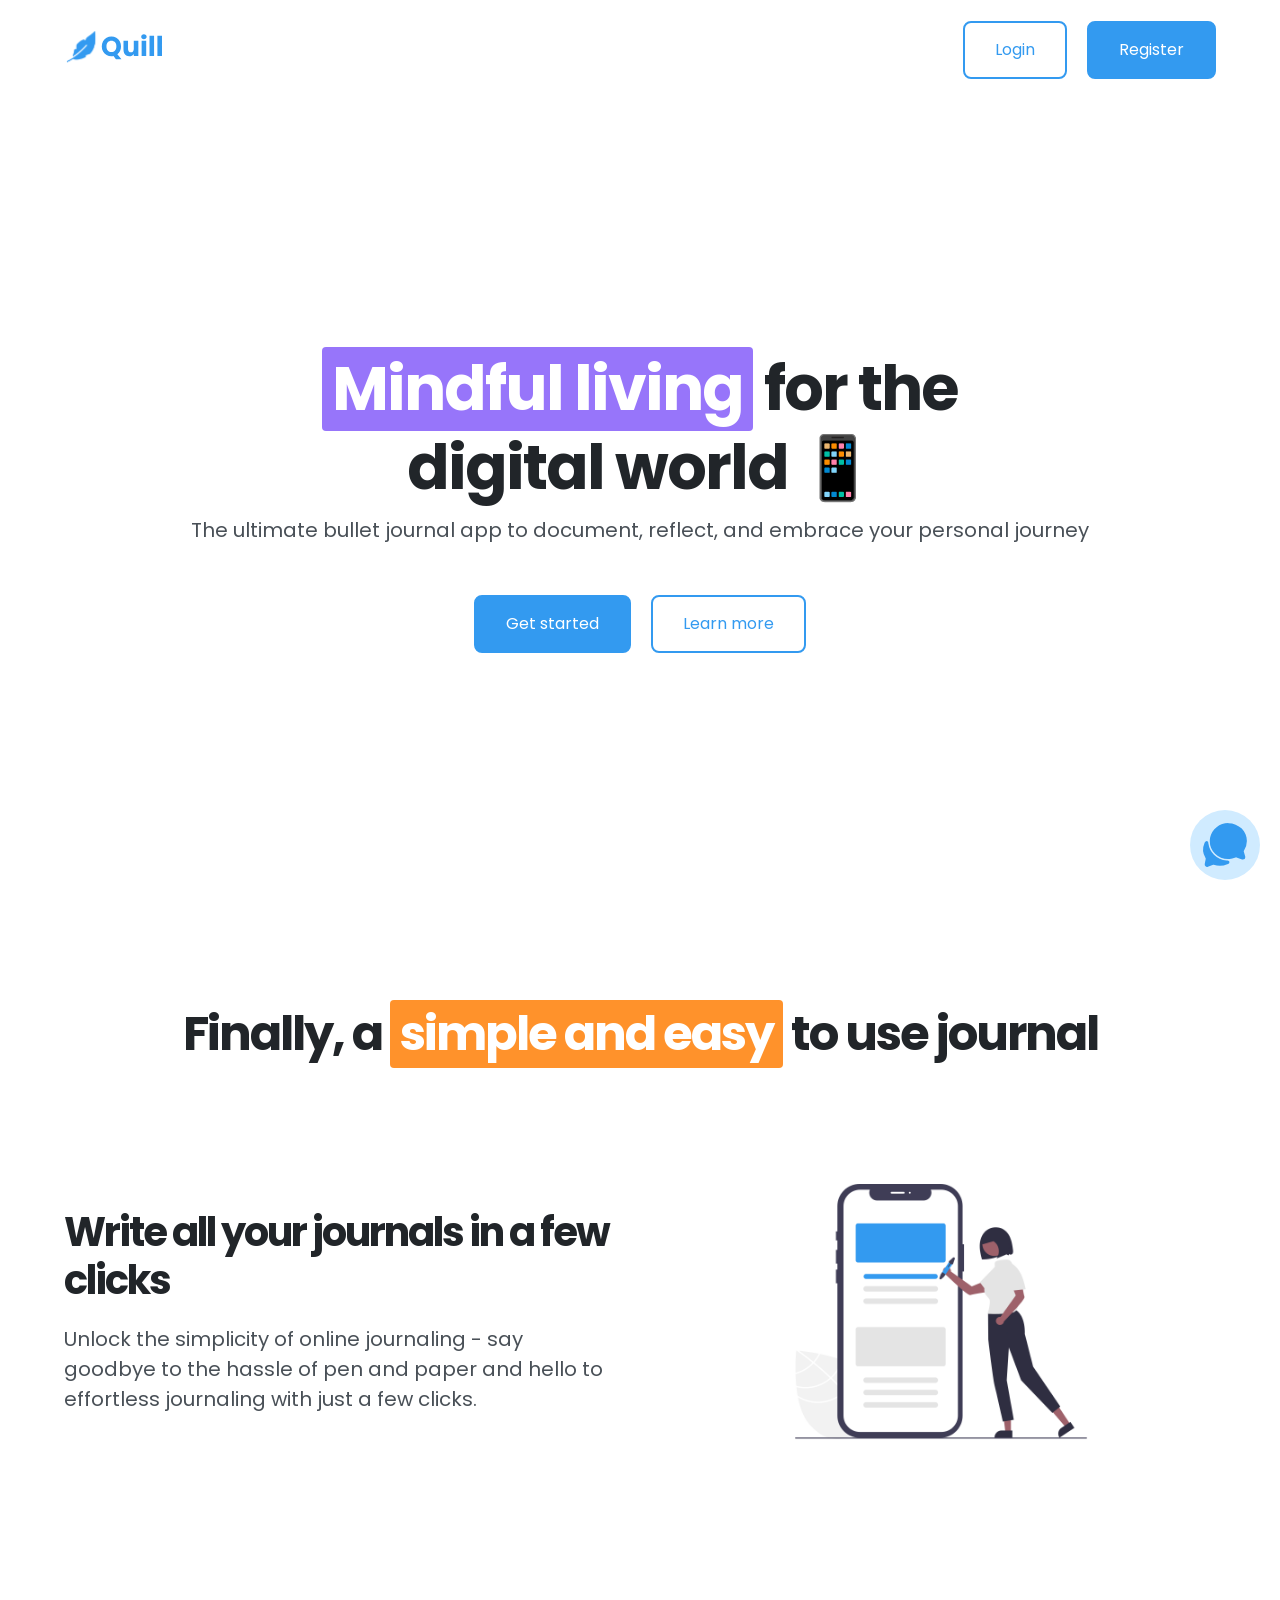
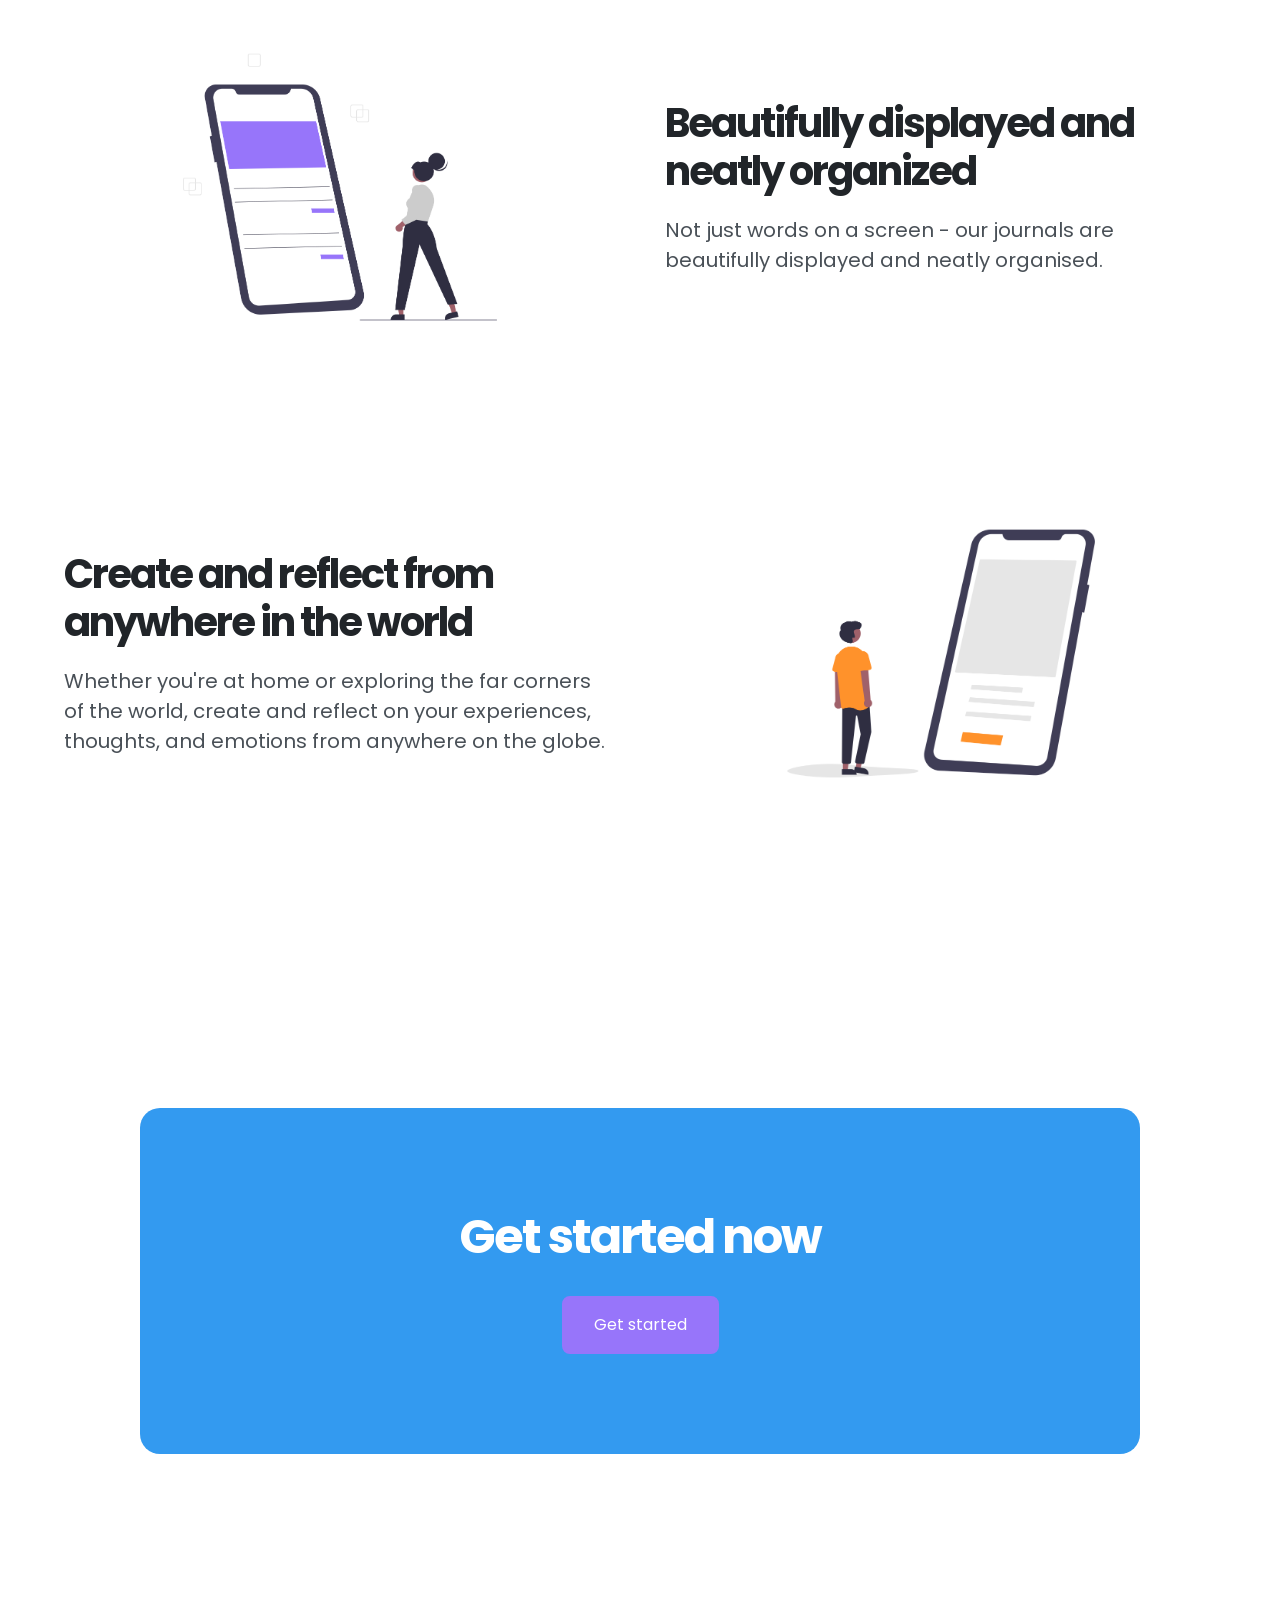
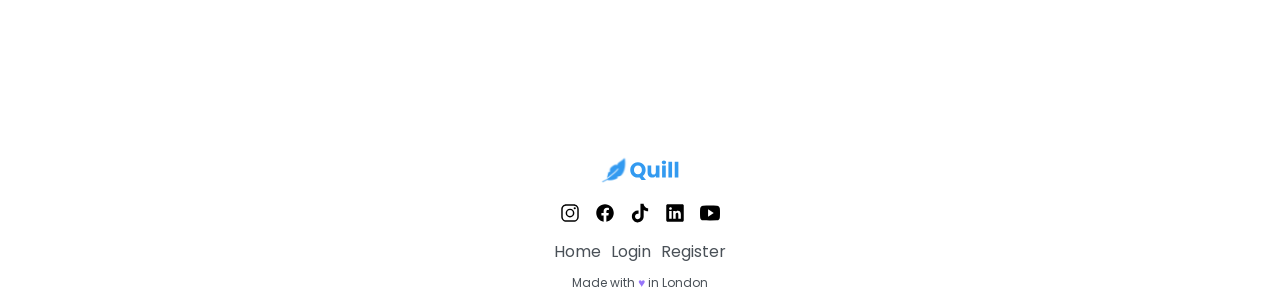
<file: index.html>
<!DOCTYPE html>
<html lang="en">
<head>
  <meta charset="UTF-8">
  <meta name="viewport" content="width=device-width, initial-scale=1.0">
  <link rel="preconnect" href="https://fonts.googleapis.com">
<link rel="preconnect" href="https://fonts.gstatic.com" crossorigin>
<link href="https://fonts.googleapis.com/css2?family=Poppins:ital,wght@0,100;0,200;0,300;0,400;0,500;0,600;0,700;0,800;0,900;1,100;1,200;1,300;1,400;1,500;1,600;1,700;1,800;1,900&display=swap" rel="stylesheet">
  <link rel="stylesheet" href="app.css">
  <link rel="stylesheet" href="quaries.css">
  <title>Quill</title>
</head>
<body>
  <div class="container">
     <header class="header">
    <nav class="nav-bar">
     <a class="beta" href="index.html"><img src="images/quill.svg" alt="quill-logo" class="logo-md"></a>
  <ul class="nav-btn-container">
    <li><a href="./login.html" class="btn btn-primary-outline">Login</a></li>
    <li><a href="./register.html" class="btn btn-primary">Register</a></li>
  </ul>
  </nav>
  </header>

 
  <!-- Hero Section -->
   <section class="hero-section">
    <h1 class="hero-heading"> <span class="highlight highlight-secondary">Mindful living</span> for the <br class="hero-heading-break"> digital world 📱</h1>
  <p class="hero-paragraph">The ultimate bullet journal app to document, reflect, and embrace your personal journey </p>
  <ul class="hero-btn-container">
    <li><a href="./register.html" class="btn btn-primary">Get started</a></li>
    <li><a href="#features" class="btn-primary-outline btn">Learn more</a></li>
  </ul>
   </section>
  
   <main>
       <!-- Features -->
   <section class="feature-section">

    <h2 id="features" class="features-main-heading">Finally, a <span class="highlight highlight-tertiary"> simple and easy</span> to use journal</h2>

      <div class="feature-grid-container">
          <div>
      <h3 class="feature-heading">Write all your journals in a few clicks</h3>
      <p>Unlock the simplicity of online journaling - say goodbye to the hassle of pen and paper and hello to effortless journaling with just a few clicks. </p>
       </div>
      <img src="images/features-1.png" alt="simple online journality" class="feature-img">
   

    <div>
      <h3 class="feature-heading">Beautifully displayed and neatly organized</h3>
      <p>Not just words on a screen - our journals are beautifully displayed and neatly organised. </p>
       </div>
      <img src="images/features-2.png" alt="beautiful displaye journal" class="feature-img feature-img-swap-order">
   

    <div>
      <h3 class="feature-heading">Create and reflect from anywhere in the world</h3>
      <p>Whether you're at home or exploring the far corners of the world, create and reflect on your experiences, thoughts, and emotions from anywhere on the globe.</p>
       </div>
      <img src="images/features-3.png" alt="craeate journal anywhere" class="feature-img">
      </div>
      
    
   

   </section>
  
  <!-- CTA section -->
   <section class="cta-section">
    <div class="cta-card">
       <h2 class="cta-heading">Get started now</h2>
<a href="register.html" class="btn btn-secondary">Get started</a>
    </div>
   
   </section>
  
   </main>
 
  <!-- Footer -->
   <footer class="footer">
    <a href="index.html"><img src="images/quill.svg" alt="quill-logo"  class="logo-sm"></a>
   <!-- Add in social media icons later -->
  <ul class="social-icon-container">
    <li><a href="https://www.instagram.com" target="_blank">
      <img src="images/instagram.svg" alt="instagram logo" class="social-icons">
    </a></li>
    <li><a href="https://www.facebook.com" target="_blank">
      <img src="images/facebook.svg" alt="facebook logo" class="social-icons">
    </a></li>
    <li><a href="https://www.tiktok.com" target="_blank">
      <img src="images/tiktok.svg" alt="tiktok logo" class="social-icons">
    </a></li>
    <li><a href="https://www.linkedin.com" target="_blank">
      <img src="images/linkedin.svg" alt="linkedin logo" class="social-icons">
    </a></li>
    <li><a href="https://www.youtube.com" target="_blank">
      <img src="images/youtube.svg" alt="youtube logo" class="social-icons">
    </a></li>
  </ul>

    <ul class="footer-link-container">
    <li><a href="#">Home</a></li>
    <li><a href="login.html">Login</a></li>
    <li><a href="register.html">Register</a></li>
  </ul>
  <p class="small-text">Made with <span class="heart-icon">♥︎</span>  in London</p>
   </footer>
  </div>
  <div class="chat-container">
    <img src="./images/chat.svg" alt="chat-icon" class="chat-icon">
  </div>
</body>
</html>
</file>
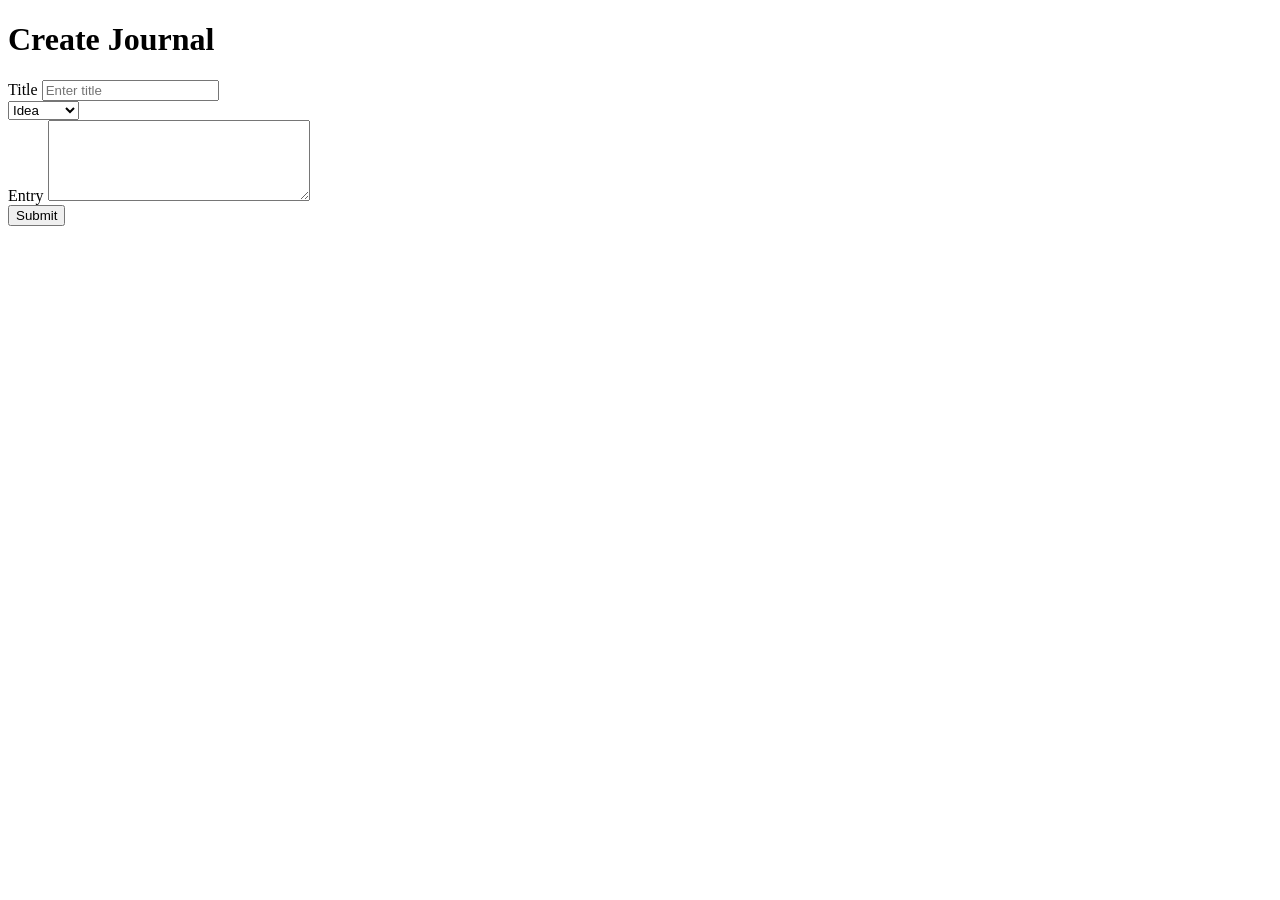
<file: create-journal.html>
<!DOCTYPE html>
<html lang="en">
<head>
  <meta charset="UTF-8">
  <meta name="viewport" content="width=device-width, initial-scale=1.0">
  <title>Create Journal</title>
</head>
<body>
  <h1>Create Journal</h1>
  <form action="/api/v1/journal" method="post">
    <!-- Journal title -->
     <label for="journal-title">Title</label>
     <input type="text" name="journal-title" id="journal-title" placeholder="Enter title" minlength="3" required>
      <br>

      <label for="journal-category"></label>
    <select name="journal-category" id="journal-category" required>
      <option value="idea">Idea</option>
      <option value="note">Note</option>
      <option value="goal">Goal</option>
      <option value="mood">Mood</option>
      <option value="habit">Habit</option>
      <option value="memory">Memory</option>
      <option value="event">Event</option>
      <option value="task">Task</option>
    </select>
    <br>

      <label for="journal-entry">Entry</label>
      <textarea name="journal-entry" id="journal-entry" rows="5" cols="30" minlength="10" required></textarea>
      <br>
      <button type="submit">Submit</button>
  </form>
</body>
</html>
</file>
<file: app.css>
/* 
--------TYPOGRAPGY------------------------
  FONT SIZE
  12px / 16px / 20px / 24px / 32px / 40px / 48px / 62px

  FONT WEIGHT
  400 / 700

  LINE HEIGHT
  1.2 / 1.5

  LETTER SPACING
  0 / -2px  

  FONT FAMILY
  Poppins

  -----------COLORS-----------
  PRIMARY
  Base: #339af0(Sky Blue)
  Tint: #d0ebff (Arctic)
  Shade: #1c7ed6 (Deep Sea)

  SECONDARY
  Base: #9775fa(Lavendar)
  Tint: #e5dbff (Moonlight Iris)
  Shade: #7048e8 (Velvet Night)

  TERTIARY
  Base: #ff922b(Pumpkin)
  Tint: #ffe8cc (Dawn)
  Shade: #f76707 (Lava)

  GREY
  Base: #495057(Slate)
  Tint: #f1f3f5 (Pebble)
  Shade: #212529 (Graphite)
*/

/* General CSS */
:root{
  /* Font-Size */
  --text-small:1.2rem;
  --text-base:1.6rem;
  --text-paragraph:2rem;
  --text-h5: 2.4rem;
  --text-h4:3.2rem;
  --text-h3:4rem;
  --text-h2:4.8rem;
  --text-h1:6.2rem;

  /* Font-Weight */
  --font-weight-normal:400;
  --font-weight-bold:700;

  /* Line-height */
  --line-height-tight:1.2;
  --line-height-normal:1.5;

  /* Letter Spacing */
  --letter-spacing-tight: -2px;

  /* Font-family */
   --font-family: "Poppins", sans-serif;

   /* Colors */
   --primary-base:#339af0;
   --primary-tint:#d0ebff;
   --primary-shade:#1c7ed6 ;
  --secondary-base: #9775fa;
  --secondary-tint: #e5dbff;
  --secondary-shade: #7048e8;
  --tertiary-base: #ff922b;
  --tertiary-tint: #ffe8cc;
  --tertiary-shade: #f76707;
  --grey-base: #495057;
  --grey-tint: #f1f3f5;
  --grey-shade: #212529;
  --white: #ffffff;
  --black:#000000;

  /* Miscellaneous */
  --nav-height: 100px;
}


*{
  box-sizing: border-box;
  margin: 0;
  padding: 0;
}

html{
  font-size: 62.5%;
}

body{
   font-family: var(--font-family);
    font-weight: var(--font-weight-normal);
  line-height: var(--line-height-normal);
 color: var(--grey-base);
}
.container{
  max-width: 1200px;
  width: 90%;
  margin: 0 auto;
}
h1, h2, h3, h4{
  font-weight: var(--font-weight-bold);
  line-height: var(--line-height-tight);
  letter-spacing: var(--letter-spacing-tight);
  color: var(--grey-shade);
}

h1{
  font-size:var(--text-h1);

}
h2{
  font-size: var(--text-h2);
}

h3{
  font-size: var(--text-h3);
}

h4{
  font-size:var(--text-h4);
}
h5{
  font-size:var(--text-h5);
}
p{
  font-size:var(--text-paragraph);  
}

a{
  text-decoration: none;
  font-size:var(--text-base);
  display: inline-block;
}
a:link, a:visited, a:hover, a:active{
  color:var(--grey-base);
}

ul{
  list-style: none;
}

span{
  display: inline-block;
}
.small-text{
  font-size: var(--text-small);
}

.btn{
  font-size: var(--text-base);
  text-decoration: none;
  color:var(--white);
  padding: 1.5rem 3rem;
  border-radius: 8px;
}
.btn-primary:link, .btn-primary:visited{
   background-color: var(--primary-base);
   color:var(--white); 
  border: 2px solid var(--primary-base);
    transition: 0.5s;
}
.btn-primary:hover, .btn-primary:active{
  background-color:var(--primary-shade);
  border: 2px solid var(--primary-shade);
  color:var(--white);
  transform: scale(1.05, 1.05);
  box-shadow: 0px 3px 6px var(--grey-base);

}
.btn-primary-outline:link, .btn-primary-outline:visited{
  color:  var(--primary-base); 
  background-color: var(--white);
  border: 2px solid var(--primary-base);
  transition: 0.5s;
}
.btn-primary-outline:hover, .btn-primary-outline:active{
  color: var(--primary-shade);
  background-color: var(--white);
  border: 2px solid var(--primary-shade);
  transform: scale(1.05, 1.05);
  box-shadow: 0px 3px 6px var(--grey-base);

}
.btn-secondary:link, .btn-secondary:visited{
  background-color: var(--secondary-base);
  color:var(--white);
  border: 2px solid var(--secondary-base);
    transition: 0.5s;

}
.btn-secondary:hover, .btn-secondary:active{
  background-color: var(--secondary-shade);
  border: 2px solid var(--secondary-shade);
  color:var(--white);
  transform: scale(1.05, 1.05);
  box-shadow: 0px 3px 6px var(--grey-base);
}
.highlight{
  color:var(--white);
  padding: 0.5rem 1rem;
  border-radius: 4px;
} 
.highlight-primary{
   background-color:var(--primary-base); 
}
.highlight-secondary{
    background-color:var(--secondary-base);
}
.highlight-tertiary{
  background-color:var(--tertiary-base);
}
/* Header */
/* .header{
  height: 100vh;
  min-height: 800px;
} */


/* Nav Section */
.nav-bar{
  height: var(--nav-height);
  display:flex;
  justify-content: space-between;
  align-items: center;
}
.nav-btn-container{
  display: flex;
  gap: 2rem;
}
/* Hero Section */

.hero-section{
  height: calc(100vh - var(--nav-height));
  margin-bottom: 10rem;
  min-height: 400px;
  display: flex;
  flex-direction: column;
  justify-content: center;
  align-items: center;
}
.hero-heading{
  margin-bottom: 1rem;
  text-align: center;
}
.hero-paragraph{
  margin-bottom: 5rem;
  text-align: center;
}
.hero-btn-container{
  display: flex;
  align-items: center;
  gap: 2rem;
}
/* Feature Section */
.feature-section{
  margin-bottom: 30rem;
}
.features-main-heading{
  text-align: center;
  margin-bottom: 8rem;
}
.feature-heading{
  margin-bottom: 2rem;
}
.feature-img{
  max-width: 400px;
  width: 100%;
}
.feature-img-swap-order{
  grid-row:2/3;
  grid-column: 1/2;
}
.feature-grid-container{
  display: grid;
  grid-template-columns: repeat(2, 1fr);
  row-gap: 15rem;
  column-gap: 5rem;
  justify-items: center;
  align-items: center;
}

.logo-md{
  width: 100px;
}
.logo-sm{
  width: 80px;
}

/* CTA-Section */
.cta-section{
  margin-bottom: 30rem;
  display: flex;
  justify-content: center;
}
.cta-card{
  background-color: var(--primary-base);
  max-width: 1000px;
  width: 100%;
  text-align: center;
  padding: 10rem 20rem;
  border-radius: 20px;
}

.cta-heading{
  margin-bottom: 3rem;
  color: var(--white);
}

/* Footer */
.footer{
 align-items: center;
  display: flex;
  flex-direction: column;
  gap: 1rem;
}
.social-icon-container{
  display: flex;
  gap: 1.5rem;
}
.social-icons{
  width: 20px;
}
.footer-link-container{
  display: flex;
  gap: 1rem;
}

.heart-icon{
  color:var(--secondary-base);
}
.chat-container{
  height: 7rem;
  width: 7rem;
  background-color:var(--primary-tint) ;
  border-radius: 50%;
  display: flex;
  justify-content: center;
  align-items: center;
  position: fixed;
  bottom: 2rem;
  right: 2rem;
  z-index: 999;
}
.chat-icon{
  width: 5rem;
  height: 5rem;
}

/* .beta{
  position: relative;
}
.beta::after{
    content:"beta";
    font-size: 1.2rem;
    top: 0;
    right: 0;
    border-radius: 4px;

} */
</file>
<file: quaries.css>
@media (max-width:72rem){
  html{
    font-size: 56.25%;
  }
  .feature-grid-container{
    column-gap: 2rem;
  }
  .cta-section{
    margin-bottom: 20rem;
  }
}
@media(max-width:51rem){
  html{
    font-size: 50%;
  }
}

@media(max-width:43rem){
  html{
    font-size:43.75%;
  }
  .cta-card{
    padding: 8rem 16rem;
  }
  .feature-section{
    margin-bottom: 20rem;
  }
  .feature-grid-container{
    row-gap: 5rem;
    column-gap: 0.5rem;
  }
}

@media(max-width:34rem){
  html{
    font-size:37.5%;
  }
  .hero-heading-break{
    display: none;
  }
  .hero-section{
    height: auto;
  }
  .feature-grid-container{
    grid-template-columns: 1fr;
  }
  .feature-img-swap-order{
    grid-row: auto;
    grid-column: auto;
  }
  .cta-card{
    padding: 8rem 6rem;
  }
}
</file>
